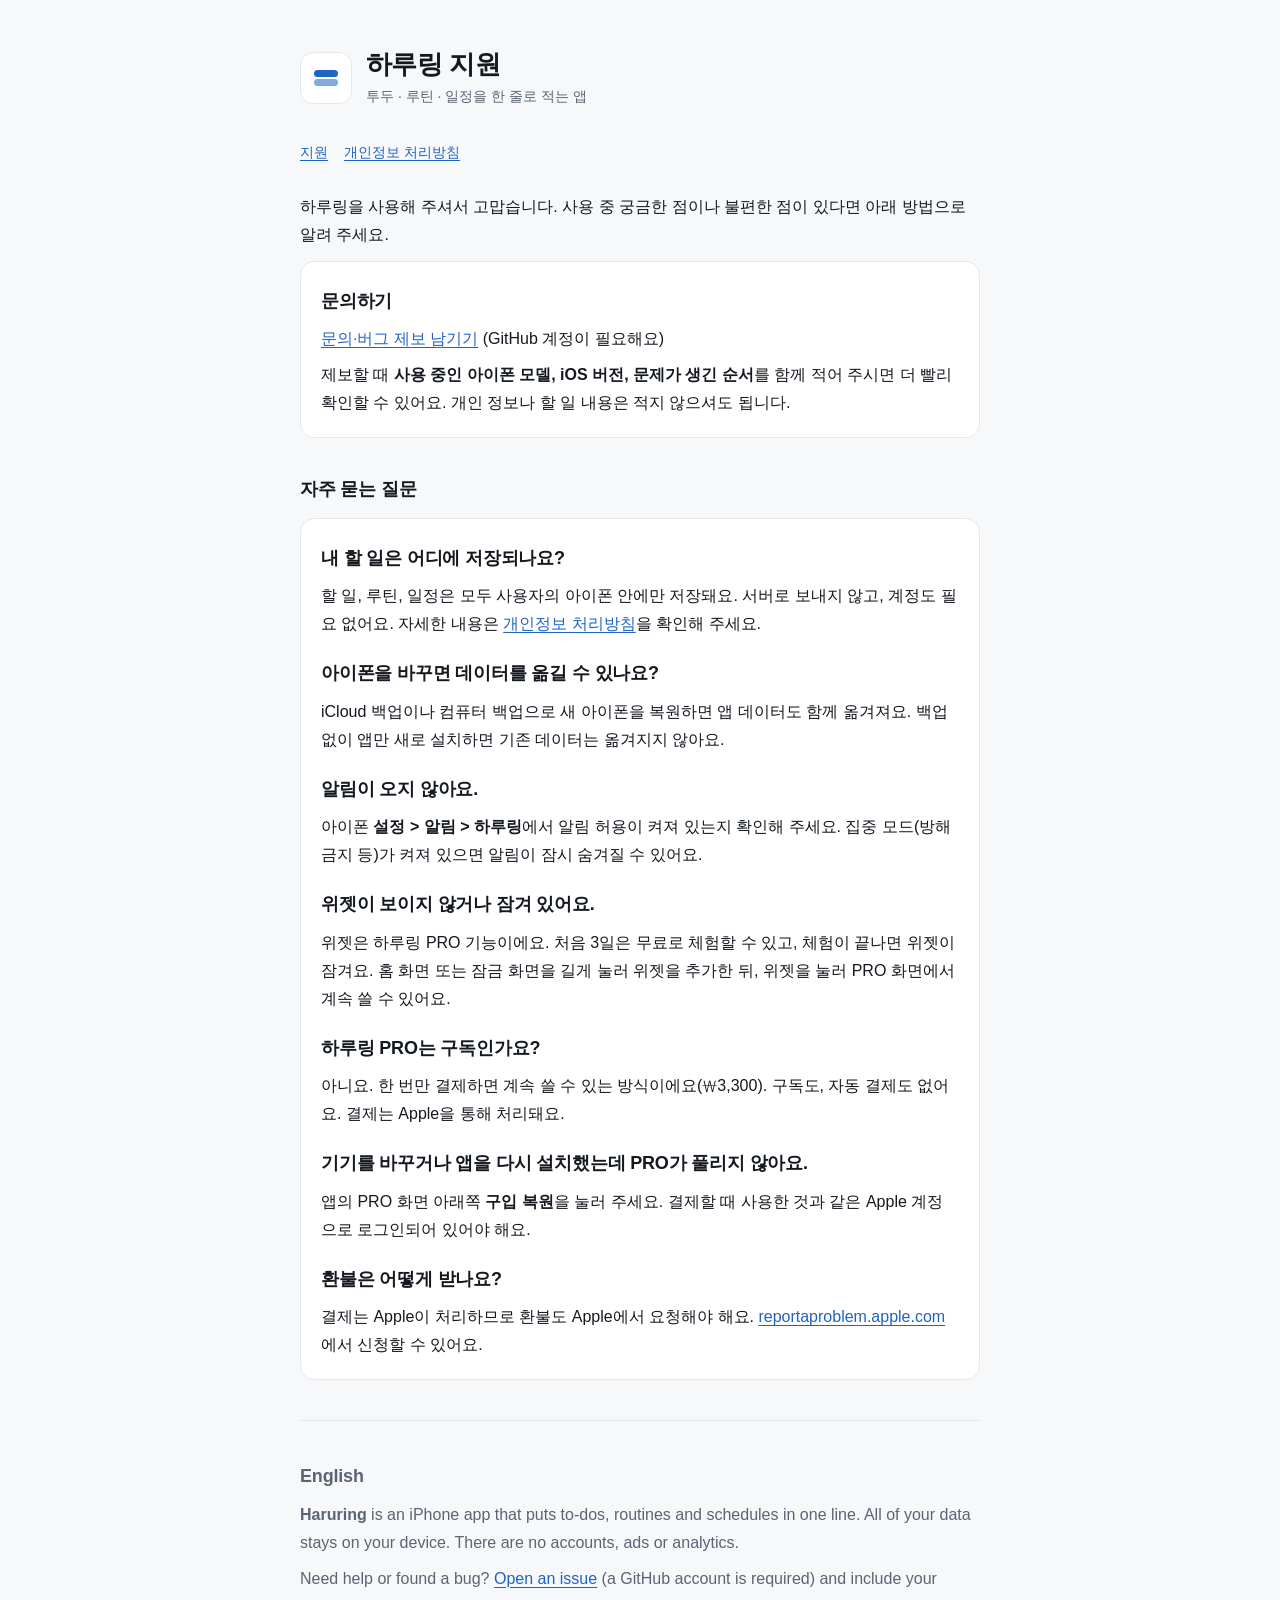
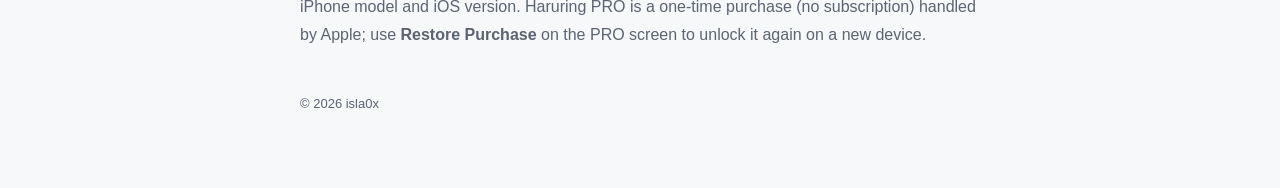
<file: docs/index.html>
<!doctype html>
<html lang="ko">
<head>
<meta charset="utf-8">
<meta name="viewport" content="width=device-width,initial-scale=1">
<title>하루링 지원 · Haruring Support</title>
<meta name="description" content="하루링(투두 · 루틴 · 일정) 앱의 사용법과 문의 방법을 안내합니다.">
<link rel="stylesheet" href="style.css">
</head>
<body>
<div class="wrap">
  <header>
    <div class="mark" aria-hidden="true"><div><i></i><i></i></div></div>
    <div>
      <h1>하루링 지원</h1>
      <p class="sub">투두 · 루틴 · 일정을 한 줄로 적는 앱</p>
    </div>
  </header>
  <nav><a href="./">지원</a><a href="privacy.html">개인정보 처리방침</a></nav>

  <p>하루링을 사용해 주셔서 고맙습니다. 사용 중 궁금한 점이나 불편한 점이 있다면 아래 방법으로 알려 주세요.</p>

  <div class="card">
    <h2>문의하기</h2>
    <p><a href="https://github.com/isla0x/clean-todo/issues/new">문의·버그 제보 남기기</a> (GitHub 계정이 필요해요)</p>
    <p>제보할 때 <strong>사용 중인 아이폰 모델, iOS 버전, 문제가 생긴 순서</strong>를 함께 적어 주시면 더 빨리 확인할 수 있어요. 개인 정보나 할 일 내용은 적지 않으셔도 됩니다.</p>
  </div>

  <h2>자주 묻는 질문</h2>

  <div class="card">
    <h2>내 할 일은 어디에 저장되나요?</h2>
    <p>할 일, 루틴, 일정은 모두 사용자의 아이폰 안에만 저장돼요. 서버로 보내지 않고, 계정도 필요 없어요. 자세한 내용은 <a href="privacy.html">개인정보 처리방침</a>을 확인해 주세요.</p>

    <h2>아이폰을 바꾸면 데이터를 옮길 수 있나요?</h2>
    <p>iCloud 백업이나 컴퓨터 백업으로 새 아이폰을 복원하면 앱 데이터도 함께 옮겨져요. 백업 없이 앱만 새로 설치하면 기존 데이터는 옮겨지지 않아요.</p>

    <h2>알림이 오지 않아요.</h2>
    <p>아이폰 <strong>설정 &gt; 알림 &gt; 하루링</strong>에서 알림 허용이 켜져 있는지 확인해 주세요. 집중 모드(방해 금지 등)가 켜져 있으면 알림이 잠시 숨겨질 수 있어요.</p>

    <h2>위젯이 보이지 않거나 잠겨 있어요.</h2>
    <p>위젯은 하루링 PRO 기능이에요. 처음 3일은 무료로 체험할 수 있고, 체험이 끝나면 위젯이 잠겨요. 홈 화면 또는 잠금 화면을 길게 눌러 위젯을 추가한 뒤, 위젯을 눌러 PRO 화면에서 계속 쓸 수 있어요.</p>

    <h2>하루링 PRO는 구독인가요?</h2>
    <p>아니요. 한 번만 결제하면 계속 쓸 수 있는 방식이에요(₩3,300). 구독도, 자동 결제도 없어요. 결제는 Apple을 통해 처리돼요.</p>

    <h2>기기를 바꾸거나 앱을 다시 설치했는데 PRO가 풀리지 않아요.</h2>
    <p>앱의 PRO 화면 아래쪽 <strong>구입 복원</strong>을 눌러 주세요. 결제할 때 사용한 것과 같은 Apple 계정으로 로그인되어 있어야 해요.</p>

    <h2>환불은 어떻게 받나요?</h2>
    <p>결제는 Apple이 처리하므로 환불도 Apple에서 요청해야 해요. <a href="https://reportaproblem.apple.com/">reportaproblem.apple.com</a>에서 신청할 수 있어요.</p>
  </div>

  <hr>
  <section class="en" lang="en">
    <h2>English</h2>
    <p><strong>Haruring</strong> is an iPhone app that puts to-dos, routines and schedules in one line. All of your data stays on your device. There are no accounts, ads or analytics.</p>
    <p>Need help or found a bug? <a href="https://github.com/isla0x/clean-todo/issues/new">Open an issue</a> (a GitHub account is required) and include your iPhone model and iOS version. Haruring PRO is a one-time purchase (no subscription) handled by Apple; use <strong>Restore Purchase</strong> on the PRO screen to unlock it again on a new device.</p>
  </section>

  <footer>© 2026 isla0x</footer>
</div>
</body>
</html>
</file>
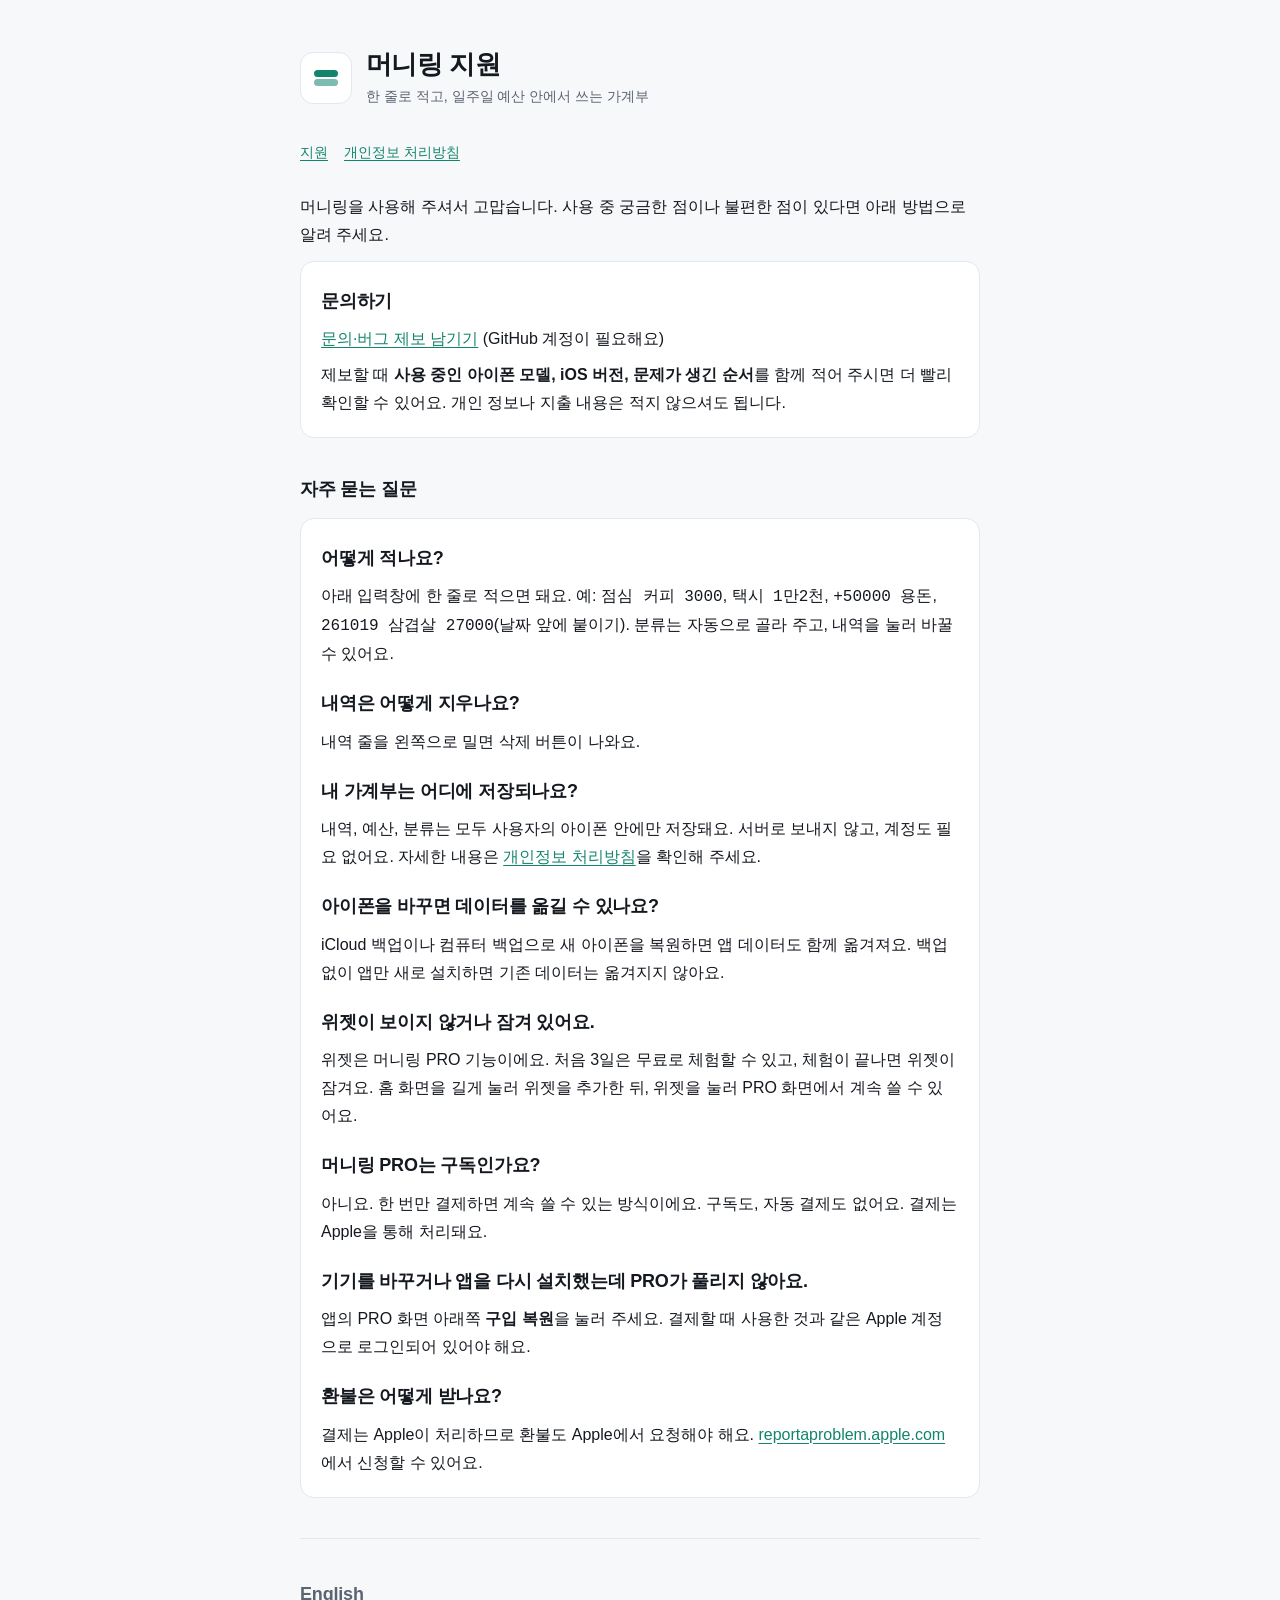
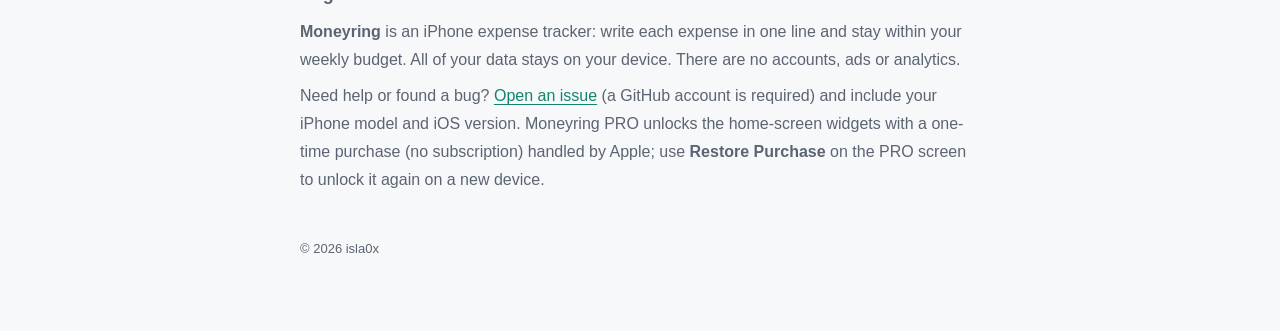
<file: docs/moneyring/index.html>
<!doctype html>
<html lang="ko">
<head>
<meta charset="utf-8">
<meta name="viewport" content="width=device-width,initial-scale=1">
<title>머니링 지원 · Moneyring Support</title>
<meta name="description" content="머니링(한 줄 가계부) 앱의 사용법과 문의 방법을 안내합니다.">
<link rel="stylesheet" href="style.css">
</head>
<body>
<div class="wrap">
  <header>
    <div class="mark" aria-hidden="true"><div><i></i><i></i></div></div>
    <div>
      <h1>머니링 지원</h1>
      <p class="sub">한 줄로 적고, 일주일 예산 안에서 쓰는 가계부</p>
    </div>
  </header>
  <nav><a href="./">지원</a><a href="privacy.html">개인정보 처리방침</a></nav>

  <p>머니링을 사용해 주셔서 고맙습니다. 사용 중 궁금한 점이나 불편한 점이 있다면 아래 방법으로 알려 주세요.</p>

  <div class="card">
    <h2>문의하기</h2>
    <p><a href="https://github.com/isla0x/clean-todo/issues/new">문의·버그 제보 남기기</a> (GitHub 계정이 필요해요)</p>
    <p>제보할 때 <strong>사용 중인 아이폰 모델, iOS 버전, 문제가 생긴 순서</strong>를 함께 적어 주시면 더 빨리 확인할 수 있어요. 개인 정보나 지출 내용은 적지 않으셔도 됩니다.</p>
  </div>

  <h2>자주 묻는 질문</h2>

  <div class="card">
    <h2>어떻게 적나요?</h2>
    <p>아래 입력창에 한 줄로 적으면 돼요. 예: <code>점심 커피 3000</code>, <code>택시 1만2천</code>, <code>+50000 용돈</code>, <code>261019 삼겹살 27000</code>(날짜 앞에 붙이기). 분류는 자동으로 골라 주고, 내역을 눌러 바꿀 수 있어요.</p>

    <h2>내역은 어떻게 지우나요?</h2>
    <p>내역 줄을 왼쪽으로 밀면 삭제 버튼이 나와요.</p>

    <h2>내 가계부는 어디에 저장되나요?</h2>
    <p>내역, 예산, 분류는 모두 사용자의 아이폰 안에만 저장돼요. 서버로 보내지 않고, 계정도 필요 없어요. 자세한 내용은 <a href="privacy.html">개인정보 처리방침</a>을 확인해 주세요.</p>

    <h2>아이폰을 바꾸면 데이터를 옮길 수 있나요?</h2>
    <p>iCloud 백업이나 컴퓨터 백업으로 새 아이폰을 복원하면 앱 데이터도 함께 옮겨져요. 백업 없이 앱만 새로 설치하면 기존 데이터는 옮겨지지 않아요.</p>

    <h2>위젯이 보이지 않거나 잠겨 있어요.</h2>
    <p>위젯은 머니링 PRO 기능이에요. 처음 3일은 무료로 체험할 수 있고, 체험이 끝나면 위젯이 잠겨요. 홈 화면을 길게 눌러 위젯을 추가한 뒤, 위젯을 눌러 PRO 화면에서 계속 쓸 수 있어요.</p>

    <h2>머니링 PRO는 구독인가요?</h2>
    <p>아니요. 한 번만 결제하면 계속 쓸 수 있는 방식이에요. 구독도, 자동 결제도 없어요. 결제는 Apple을 통해 처리돼요.</p>

    <h2>기기를 바꾸거나 앱을 다시 설치했는데 PRO가 풀리지 않아요.</h2>
    <p>앱의 PRO 화면 아래쪽 <strong>구입 복원</strong>을 눌러 주세요. 결제할 때 사용한 것과 같은 Apple 계정으로 로그인되어 있어야 해요.</p>

    <h2>환불은 어떻게 받나요?</h2>
    <p>결제는 Apple이 처리하므로 환불도 Apple에서 요청해야 해요. <a href="https://reportaproblem.apple.com/">reportaproblem.apple.com</a>에서 신청할 수 있어요.</p>
  </div>

  <hr>
  <section class="en" lang="en">
    <h2>English</h2>
    <p><strong>Moneyring</strong> is an iPhone expense tracker: write each expense in one line and stay within your weekly budget. All of your data stays on your device. There are no accounts, ads or analytics.</p>
    <p>Need help or found a bug? <a href="https://github.com/isla0x/clean-todo/issues/new">Open an issue</a> (a GitHub account is required) and include your iPhone model and iOS version. Moneyring PRO unlocks the home-screen widgets with a one-time purchase (no subscription) handled by Apple; use <strong>Restore Purchase</strong> on the PRO screen to unlock it again on a new device.</p>
  </section>

  <footer>© 2026 isla0x</footer>
</div>
</body>
</html>
</file>
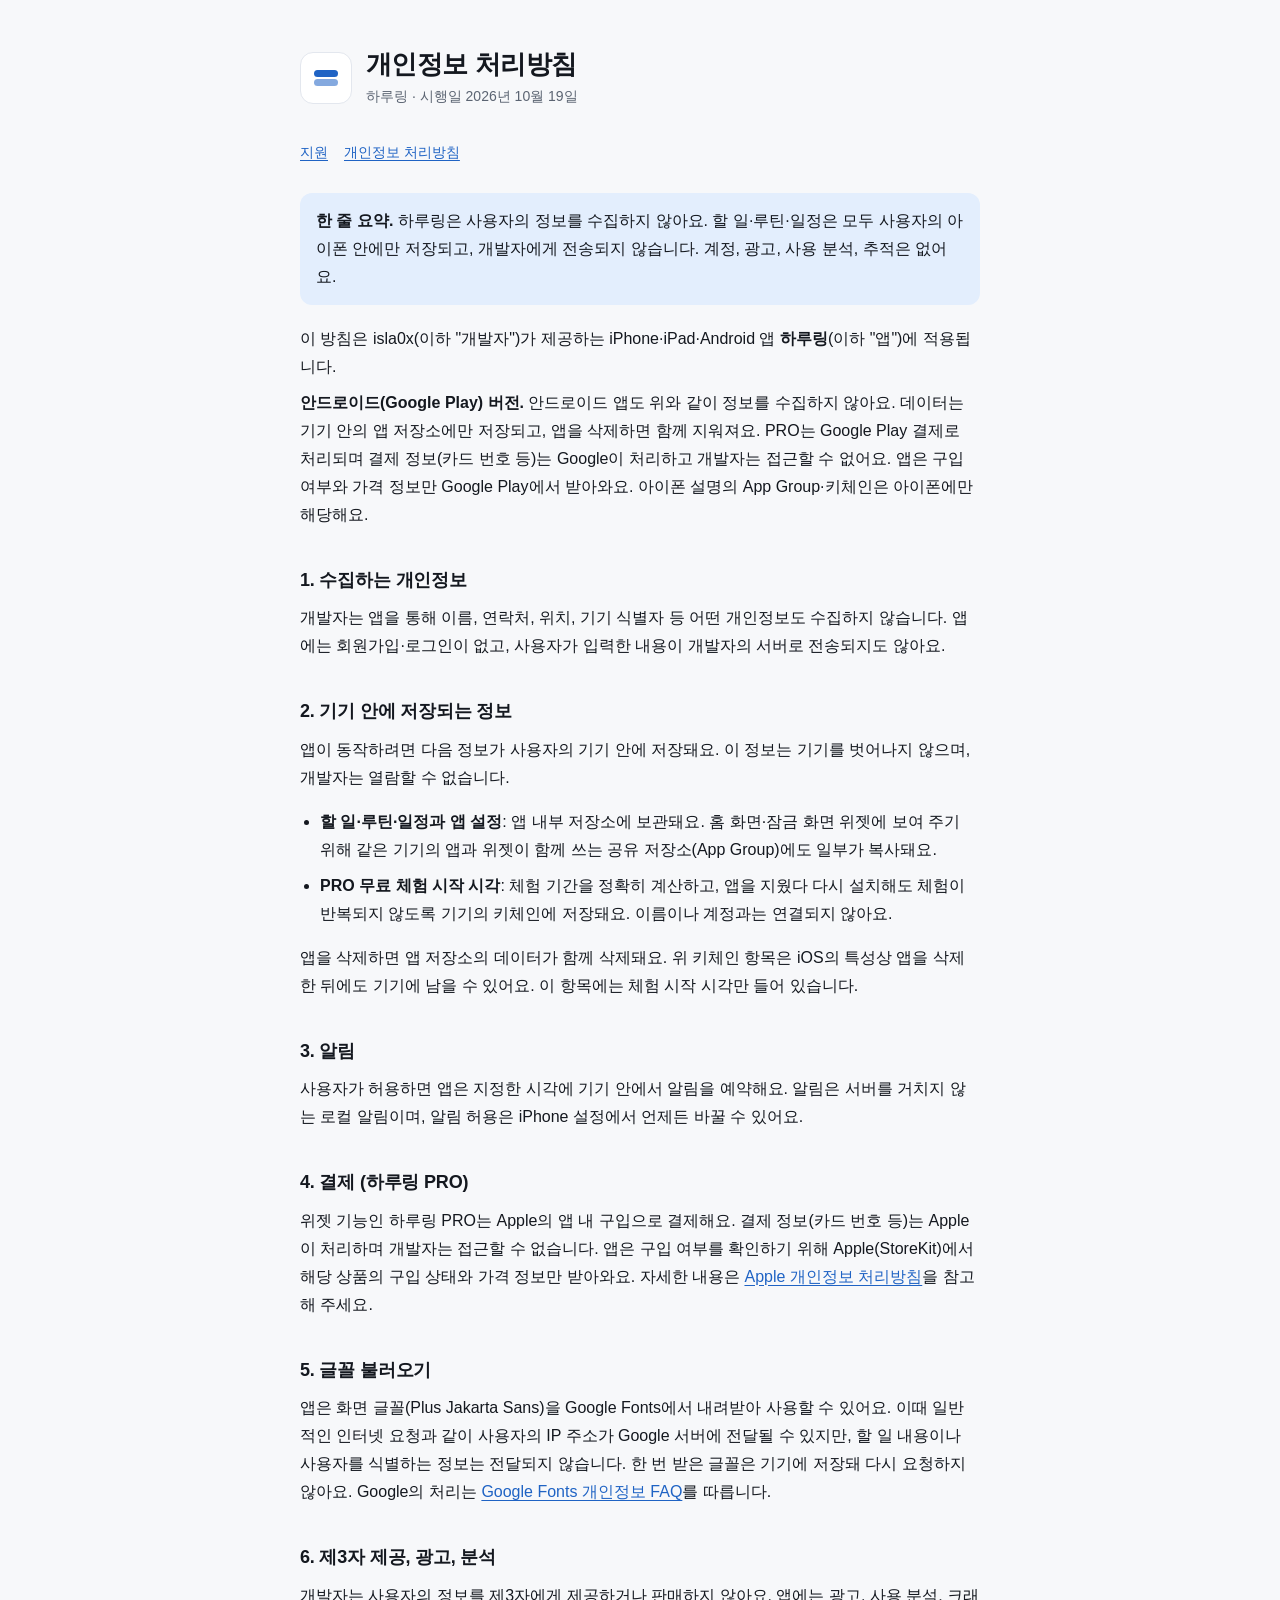
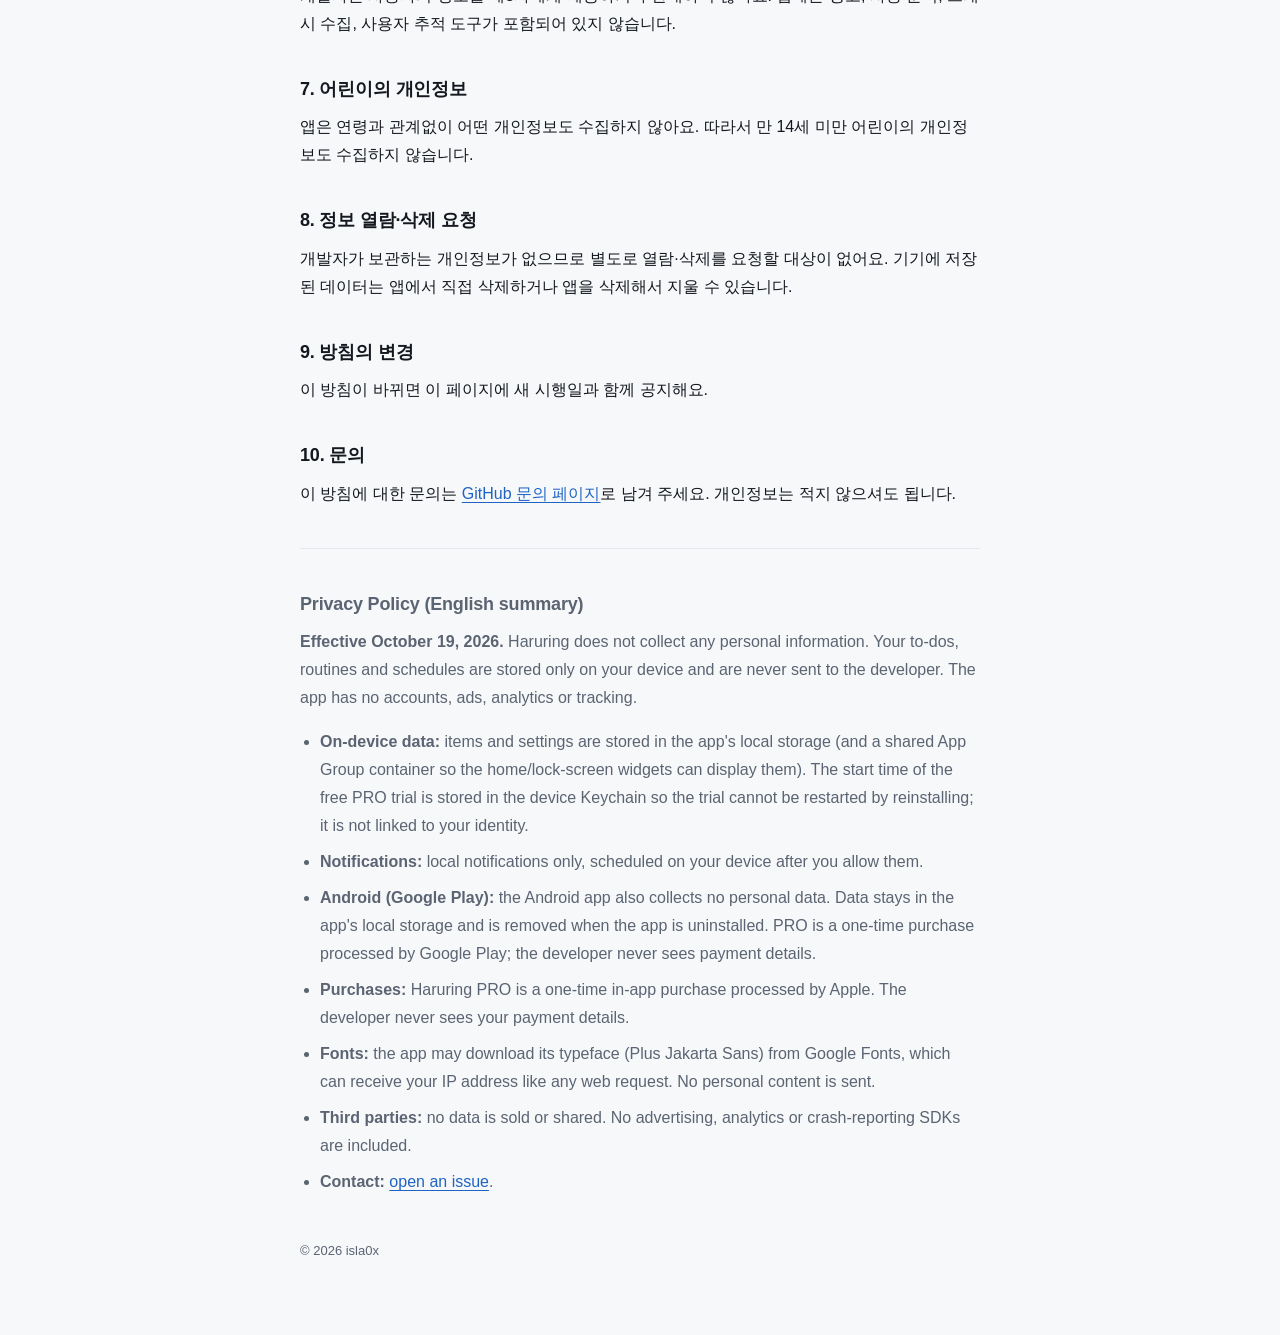
<file: docs/privacy.html>
<!doctype html>
<html lang="ko">
<head>
<meta charset="utf-8">
<meta name="viewport" content="width=device-width,initial-scale=1">
<title>하루링 개인정보 처리방침 · Haruring Privacy Policy</title>
<meta name="description" content="하루링 앱이 어떤 정보를 다루는지 안내하는 개인정보 처리방침입니다.">
<link rel="stylesheet" href="style.css">
</head>
<body>
<div class="wrap">
  <header>
    <div class="mark" aria-hidden="true"><div><i></i><i></i></div></div>
    <div>
      <h1>개인정보 처리방침</h1>
      <p class="sub">하루링 · 시행일 2026년 10월 19일</p>
    </div>
  </header>
  <nav><a href="./">지원</a><a href="privacy.html">개인정보 처리방침</a></nav>

  <div class="note">
    <strong>한 줄 요약.</strong> 하루링은 사용자의 정보를 수집하지 않아요. 할 일·루틴·일정은 모두 사용자의 아이폰 안에만 저장되고, 개발자에게 전송되지 않습니다. 계정, 광고, 사용 분석, 추적은 없어요.
  </div>

  <p>이 방침은 isla0x(이하 "개발자")가 제공하는 iPhone·iPad·Android 앱 <strong>하루링</strong>(이하 "앱")에 적용됩니다.</p>
  <p><strong>안드로이드(Google Play) 버전.</strong> 안드로이드 앱도 위와 같이 정보를 수집하지 않아요. 데이터는 기기 안의 앱 저장소에만 저장되고, 앱을 삭제하면 함께 지워져요. PRO는 Google Play 결제로 처리되며 결제 정보(카드 번호 등)는 Google이 처리하고 개발자는 접근할 수 없어요. 앱은 구입 여부와 가격 정보만 Google Play에서 받아와요. 아이폰 설명의 App Group·키체인은 아이폰에만 해당해요.</p>

  <h2>1. 수집하는 개인정보</h2>
  <p>개발자는 앱을 통해 이름, 연락처, 위치, 기기 식별자 등 어떤 개인정보도 수집하지 않습니다. 앱에는 회원가입·로그인이 없고, 사용자가 입력한 내용이 개발자의 서버로 전송되지도 않아요.</p>

  <h2>2. 기기 안에 저장되는 정보</h2>
  <p>앱이 동작하려면 다음 정보가 사용자의 기기 안에 저장돼요. 이 정보는 기기를 벗어나지 않으며, 개발자는 열람할 수 없습니다.</p>
  <ul>
    <li><strong>할 일·루틴·일정과 앱 설정</strong>: 앱 내부 저장소에 보관돼요. 홈 화면·잠금 화면 위젯에 보여 주기 위해 같은 기기의 앱과 위젯이 함께 쓰는 공유 저장소(App Group)에도 일부가 복사돼요.</li>
    <li><strong>PRO 무료 체험 시작 시각</strong>: 체험 기간을 정확히 계산하고, 앱을 지웠다 다시 설치해도 체험이 반복되지 않도록 기기의 키체인에 저장돼요. 이름이나 계정과는 연결되지 않아요.</li>
  </ul>
  <p>앱을 삭제하면 앱 저장소의 데이터가 함께 삭제돼요. 위 키체인 항목은 iOS의 특성상 앱을 삭제한 뒤에도 기기에 남을 수 있어요. 이 항목에는 체험 시작 시각만 들어 있습니다.</p>

  <h2>3. 알림</h2>
  <p>사용자가 허용하면 앱은 지정한 시각에 기기 안에서 알림을 예약해요. 알림은 서버를 거치지 않는 로컬 알림이며, 알림 허용은 iPhone 설정에서 언제든 바꿀 수 있어요.</p>

  <h2>4. 결제 (하루링 PRO)</h2>
  <p>위젯 기능인 하루링 PRO는 Apple의 앱 내 구입으로 결제해요. 결제 정보(카드 번호 등)는 Apple이 처리하며 개발자는 접근할 수 없습니다. 앱은 구입 여부를 확인하기 위해 Apple(StoreKit)에서 해당 상품의 구입 상태와 가격 정보만 받아와요. 자세한 내용은 <a href="https://www.apple.com/legal/privacy/kr/">Apple 개인정보 처리방침</a>을 참고해 주세요.</p>

  <h2>5. 글꼴 불러오기</h2>
  <p>앱은 화면 글꼴(Plus Jakarta Sans)을 Google Fonts에서 내려받아 사용할 수 있어요. 이때 일반적인 인터넷 요청과 같이 사용자의 IP 주소가 Google 서버에 전달될 수 있지만, 할 일 내용이나 사용자를 식별하는 정보는 전달되지 않습니다. 한 번 받은 글꼴은 기기에 저장돼 다시 요청하지 않아요. Google의 처리는 <a href="https://developers.google.com/fonts/faq/privacy">Google Fonts 개인정보 FAQ</a>를 따릅니다.</p>

  <h2>6. 제3자 제공, 광고, 분석</h2>
  <p>개발자는 사용자의 정보를 제3자에게 제공하거나 판매하지 않아요. 앱에는 광고, 사용 분석, 크래시 수집, 사용자 추적 도구가 포함되어 있지 않습니다.</p>

  <h2>7. 어린이의 개인정보</h2>
  <p>앱은 연령과 관계없이 어떤 개인정보도 수집하지 않아요. 따라서 만 14세 미만 어린이의 개인정보도 수집하지 않습니다.</p>

  <h2>8. 정보 열람·삭제 요청</h2>
  <p>개발자가 보관하는 개인정보가 없으므로 별도로 열람·삭제를 요청할 대상이 없어요. 기기에 저장된 데이터는 앱에서 직접 삭제하거나 앱을 삭제해서 지울 수 있습니다.</p>

  <h2>9. 방침의 변경</h2>
  <p>이 방침이 바뀌면 이 페이지에 새 시행일과 함께 공지해요.</p>

  <h2>10. 문의</h2>
  <p>이 방침에 대한 문의는 <a href="https://github.com/isla0x/clean-todo/issues/new">GitHub 문의 페이지</a>로 남겨 주세요. 개인정보는 적지 않으셔도 됩니다.</p>

  <hr>
  <section class="en" lang="en">
    <h2>Privacy Policy (English summary)</h2>
    <p><strong>Effective October 19, 2026.</strong> Haruring does not collect any personal information. Your to-dos, routines and schedules are stored only on your device and are never sent to the developer. The app has no accounts, ads, analytics or tracking.</p>
    <ul>
      <li><strong>On-device data:</strong> items and settings are stored in the app's local storage (and a shared App Group container so the home/lock-screen widgets can display them). The start time of the free PRO trial is stored in the device Keychain so the trial cannot be restarted by reinstalling; it is not linked to your identity.</li>
      <li><strong>Notifications:</strong> local notifications only, scheduled on your device after you allow them.</li>
      <li><strong>Android (Google Play):</strong> the Android app also collects no personal data. Data stays in the app's local storage and is removed when the app is uninstalled. PRO is a one-time purchase processed by Google Play; the developer never sees payment details.</li>
      <li><strong>Purchases:</strong> Haruring PRO is a one-time in-app purchase processed by Apple. The developer never sees your payment details.</li>
      <li><strong>Fonts:</strong> the app may download its typeface (Plus Jakarta Sans) from Google Fonts, which can receive your IP address like any web request. No personal content is sent.</li>
      <li><strong>Third parties:</strong> no data is sold or shared. No advertising, analytics or crash-reporting SDKs are included.</li>
      <li><strong>Contact:</strong> <a href="https://github.com/isla0x/clean-todo/issues/new">open an issue</a>.</li>
    </ul>
  </section>

  <footer>© 2026 isla0x</footer>
</div>
</body>
</html>
</file>
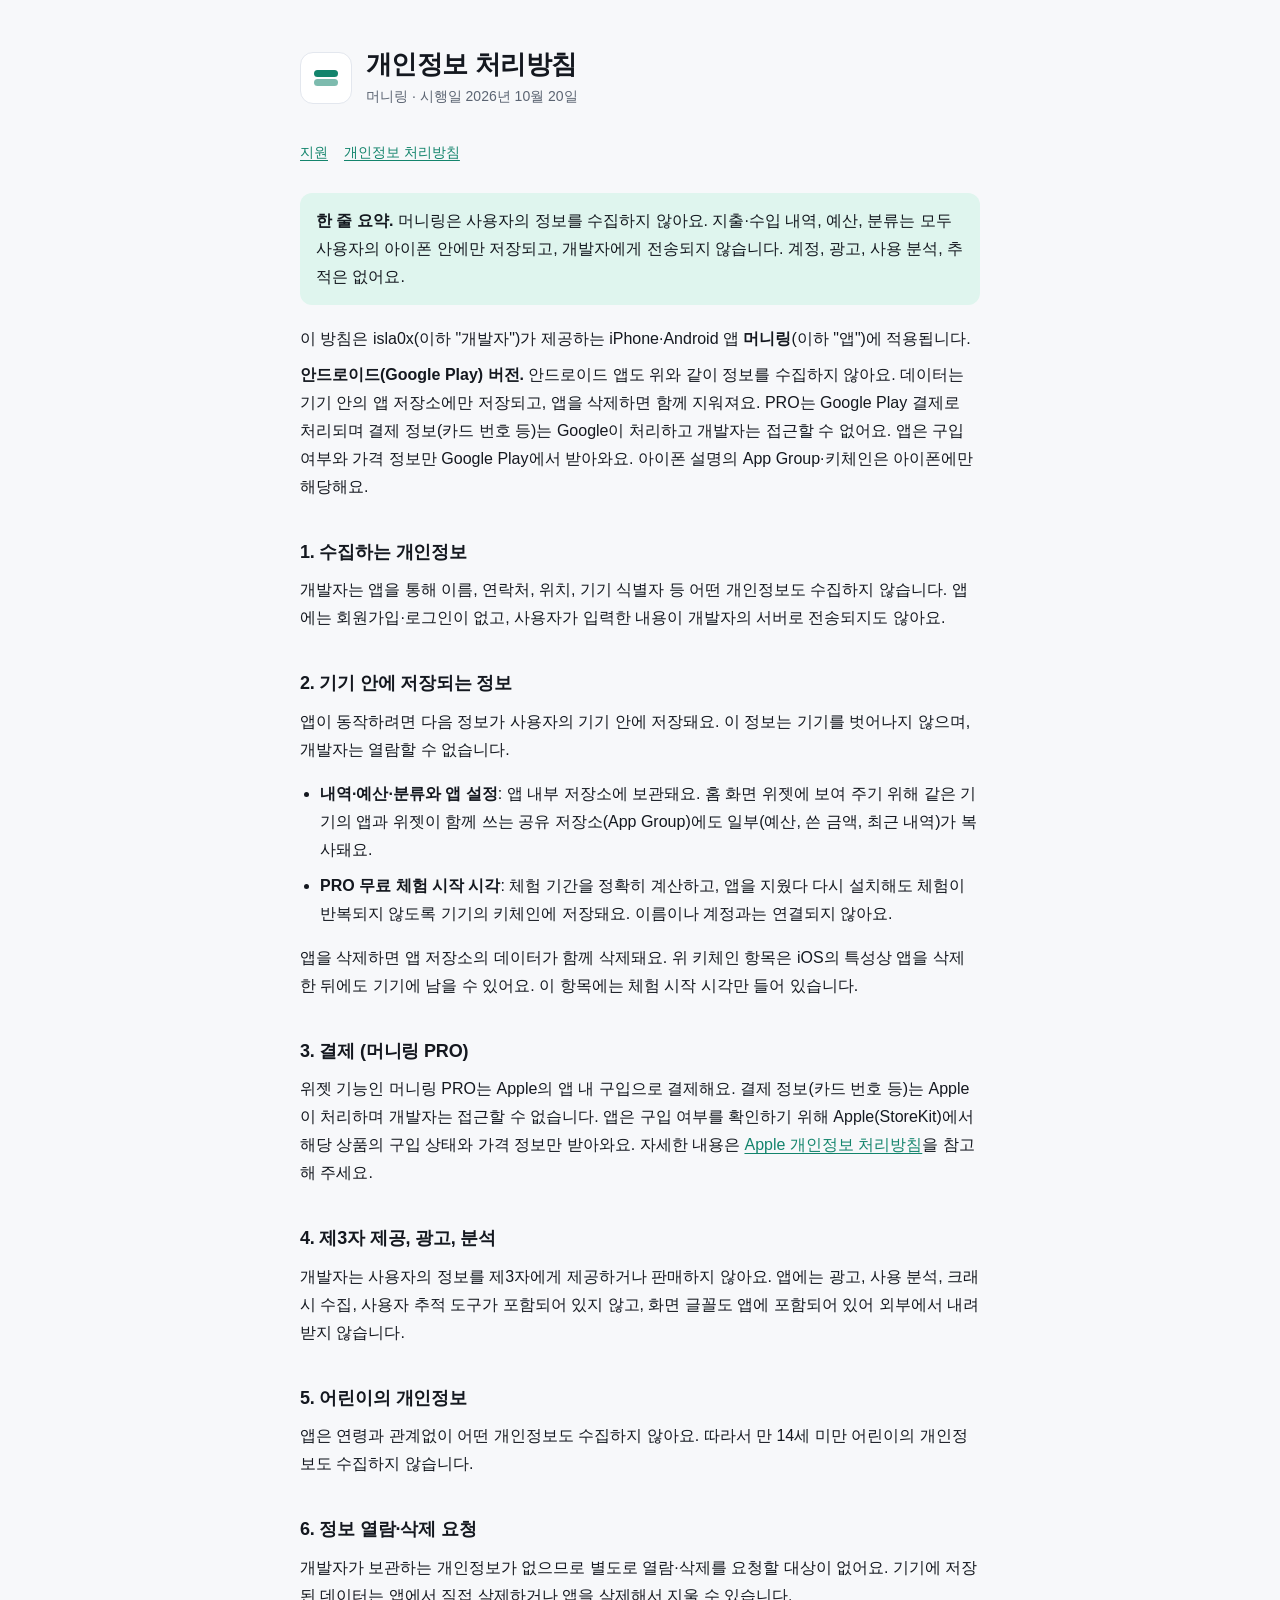
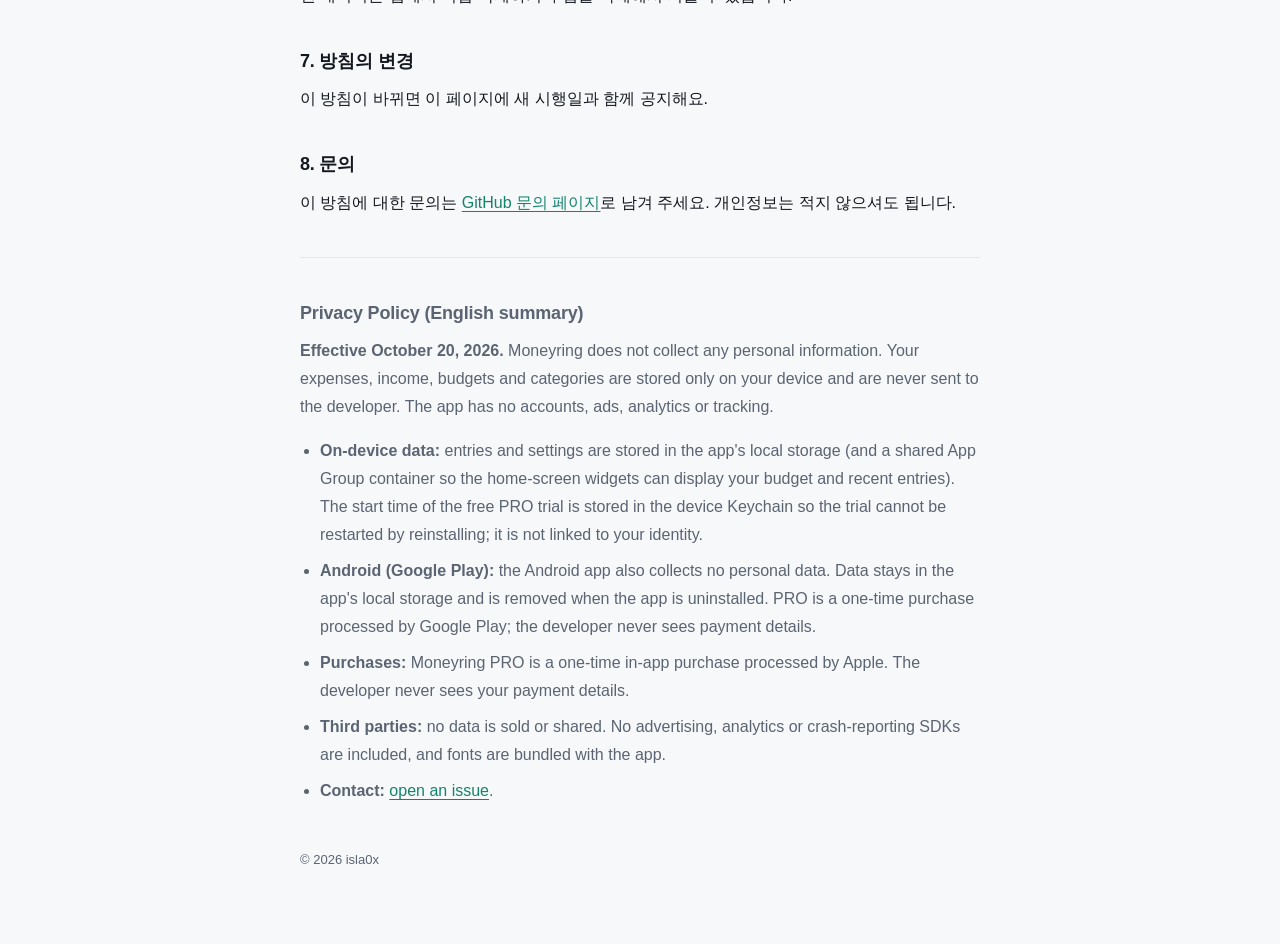
<file: docs/moneyring/privacy.html>
<!doctype html>
<html lang="ko">
<head>
<meta charset="utf-8">
<meta name="viewport" content="width=device-width,initial-scale=1">
<title>머니링 개인정보 처리방침 · Moneyring Privacy Policy</title>
<meta name="description" content="머니링 앱이 어떤 정보를 다루는지 안내하는 개인정보 처리방침입니다.">
<link rel="stylesheet" href="style.css">
</head>
<body>
<div class="wrap">
  <header>
    <div class="mark" aria-hidden="true"><div><i></i><i></i></div></div>
    <div>
      <h1>개인정보 처리방침</h1>
      <p class="sub">머니링 · 시행일 2026년 10월 20일</p>
    </div>
  </header>
  <nav><a href="./">지원</a><a href="privacy.html">개인정보 처리방침</a></nav>

  <div class="note">
    <strong>한 줄 요약.</strong> 머니링은 사용자의 정보를 수집하지 않아요. 지출·수입 내역, 예산, 분류는 모두 사용자의 아이폰 안에만 저장되고, 개발자에게 전송되지 않습니다. 계정, 광고, 사용 분석, 추적은 없어요.
  </div>

  <p>이 방침은 isla0x(이하 "개발자")가 제공하는 iPhone·Android 앱 <strong>머니링</strong>(이하 "앱")에 적용됩니다.</p>
  <p><strong>안드로이드(Google Play) 버전.</strong> 안드로이드 앱도 위와 같이 정보를 수집하지 않아요. 데이터는 기기 안의 앱 저장소에만 저장되고, 앱을 삭제하면 함께 지워져요. PRO는 Google Play 결제로 처리되며 결제 정보(카드 번호 등)는 Google이 처리하고 개발자는 접근할 수 없어요. 앱은 구입 여부와 가격 정보만 Google Play에서 받아와요. 아이폰 설명의 App Group·키체인은 아이폰에만 해당해요.</p>

  <h2>1. 수집하는 개인정보</h2>
  <p>개발자는 앱을 통해 이름, 연락처, 위치, 기기 식별자 등 어떤 개인정보도 수집하지 않습니다. 앱에는 회원가입·로그인이 없고, 사용자가 입력한 내용이 개발자의 서버로 전송되지도 않아요.</p>

  <h2>2. 기기 안에 저장되는 정보</h2>
  <p>앱이 동작하려면 다음 정보가 사용자의 기기 안에 저장돼요. 이 정보는 기기를 벗어나지 않으며, 개발자는 열람할 수 없습니다.</p>
  <ul>
    <li><strong>내역·예산·분류와 앱 설정</strong>: 앱 내부 저장소에 보관돼요. 홈 화면 위젯에 보여 주기 위해 같은 기기의 앱과 위젯이 함께 쓰는 공유 저장소(App Group)에도 일부(예산, 쓴 금액, 최근 내역)가 복사돼요.</li>
    <li><strong>PRO 무료 체험 시작 시각</strong>: 체험 기간을 정확히 계산하고, 앱을 지웠다 다시 설치해도 체험이 반복되지 않도록 기기의 키체인에 저장돼요. 이름이나 계정과는 연결되지 않아요.</li>
  </ul>
  <p>앱을 삭제하면 앱 저장소의 데이터가 함께 삭제돼요. 위 키체인 항목은 iOS의 특성상 앱을 삭제한 뒤에도 기기에 남을 수 있어요. 이 항목에는 체험 시작 시각만 들어 있습니다.</p>

  <h2>3. 결제 (머니링 PRO)</h2>
  <p>위젯 기능인 머니링 PRO는 Apple의 앱 내 구입으로 결제해요. 결제 정보(카드 번호 등)는 Apple이 처리하며 개발자는 접근할 수 없습니다. 앱은 구입 여부를 확인하기 위해 Apple(StoreKit)에서 해당 상품의 구입 상태와 가격 정보만 받아와요. 자세한 내용은 <a href="https://www.apple.com/legal/privacy/kr/">Apple 개인정보 처리방침</a>을 참고해 주세요.</p>

  <h2>4. 제3자 제공, 광고, 분석</h2>
  <p>개발자는 사용자의 정보를 제3자에게 제공하거나 판매하지 않아요. 앱에는 광고, 사용 분석, 크래시 수집, 사용자 추적 도구가 포함되어 있지 않고, 화면 글꼴도 앱에 포함되어 있어 외부에서 내려받지 않습니다.</p>

  <h2>5. 어린이의 개인정보</h2>
  <p>앱은 연령과 관계없이 어떤 개인정보도 수집하지 않아요. 따라서 만 14세 미만 어린이의 개인정보도 수집하지 않습니다.</p>

  <h2>6. 정보 열람·삭제 요청</h2>
  <p>개발자가 보관하는 개인정보가 없으므로 별도로 열람·삭제를 요청할 대상이 없어요. 기기에 저장된 데이터는 앱에서 직접 삭제하거나 앱을 삭제해서 지울 수 있습니다.</p>

  <h2>7. 방침의 변경</h2>
  <p>이 방침이 바뀌면 이 페이지에 새 시행일과 함께 공지해요.</p>

  <h2>8. 문의</h2>
  <p>이 방침에 대한 문의는 <a href="https://github.com/isla0x/clean-todo/issues/new">GitHub 문의 페이지</a>로 남겨 주세요. 개인정보는 적지 않으셔도 됩니다.</p>

  <hr>
  <section class="en" lang="en">
    <h2>Privacy Policy (English summary)</h2>
    <p><strong>Effective October 20, 2026.</strong> Moneyring does not collect any personal information. Your expenses, income, budgets and categories are stored only on your device and are never sent to the developer. The app has no accounts, ads, analytics or tracking.</p>
    <ul>
      <li><strong>On-device data:</strong> entries and settings are stored in the app's local storage (and a shared App Group container so the home-screen widgets can display your budget and recent entries). The start time of the free PRO trial is stored in the device Keychain so the trial cannot be restarted by reinstalling; it is not linked to your identity.</li>
      <li><strong>Android (Google Play):</strong> the Android app also collects no personal data. Data stays in the app's local storage and is removed when the app is uninstalled. PRO is a one-time purchase processed by Google Play; the developer never sees payment details.</li>
      <li><strong>Purchases:</strong> Moneyring PRO is a one-time in-app purchase processed by Apple. The developer never sees your payment details.</li>
      <li><strong>Third parties:</strong> no data is sold or shared. No advertising, analytics or crash-reporting SDKs are included, and fonts are bundled with the app.</li>
      <li><strong>Contact:</strong> <a href="https://github.com/isla0x/clean-todo/issues/new">open an issue</a>.</li>
    </ul>
  </section>

  <footer>© 2026 isla0x</footer>
</div>
</body>
</html>
</file>
<file: docs/style.css>
:root{
  --bg:#f7f8fa; --card:#ffffff; --fg:#14181f; --muted:#5b6472; --line:#e3e7ee;
  --accent:#1f63c4; --accent-soft:#e3eefd;
}
@media (prefers-color-scheme: dark){
  :root{ --bg:#0f1218; --card:#171b23; --fg:#eef1f6; --muted:#9aa4b4; --line:#272d38; --accent:#8cbbfa; --accent-soft:#1b2b45; }
}
*{box-sizing:border-box}
html{-webkit-text-size-adjust:100%}
body{
  margin:0; background:var(--bg); color:var(--fg);
  font:16px/1.75 -apple-system,BlinkMacSystemFont,"Apple SD Gothic Neo","Pretendard","Noto Sans KR","Segoe UI",sans-serif;
}
.wrap{max-width:720px; margin:0 auto; padding:48px 20px 72px}
header{display:flex; align-items:center; gap:14px; margin-bottom:32px}
.mark{width:52px; height:52px; border-radius:13px; background:var(--card); border:1px solid var(--line); display:grid; place-items:center; flex:none}
.mark i{display:block; width:24px; height:7px; border-radius:7px; background:var(--accent); margin:2.5px 0}
.mark i + i{opacity:.55}
h1{font-size:26px; line-height:1.3; margin:0; letter-spacing:-.02em}
.sub{color:var(--muted); font-size:14px; margin:2px 0 0}
h2{font-size:18px; margin:36px 0 8px; letter-spacing:-.01em}
p,li{margin:8px 0}
ul{padding-left:20px}
a{color:var(--accent); text-underline-offset:3px}
.card{background:var(--card); border:1px solid var(--line); border-radius:14px; padding:4px 20px 12px; margin-top:12px}
.card h2{margin-top:20px}
.note{background:var(--accent-soft); border-radius:12px; padding:14px 16px; margin:20px 0}
nav{display:flex; gap:16px; margin:0 0 28px; font-size:14px}
footer{margin-top:44px; color:var(--muted); font-size:13px}
.en{color:var(--muted)}
hr{border:0; border-top:1px solid var(--line); margin:40px 0}
</file>
<file: docs/moneyring/style.css>
:root{
  --bg:#f7f8fa; --card:#ffffff; --fg:#14181f; --muted:#5b6472; --line:#e3e7ee;
  --accent:#13846c; --accent-soft:#dff5ee;
}
@media (prefers-color-scheme: dark){
  :root{ --bg:#0f1218; --card:#171b23; --fg:#eef1f6; --muted:#9aa4b4; --line:#272d38; --accent:#5fd6b8; --accent-soft:#143a31; }
}
*{box-sizing:border-box}
html{-webkit-text-size-adjust:100%}
body{
  margin:0; background:var(--bg); color:var(--fg);
  font:16px/1.75 -apple-system,BlinkMacSystemFont,"Apple SD Gothic Neo","Pretendard","Noto Sans KR","Segoe UI",sans-serif;
}
.wrap{max-width:720px; margin:0 auto; padding:48px 20px 72px}
header{display:flex; align-items:center; gap:14px; margin-bottom:32px}
.mark{width:52px; height:52px; border-radius:13px; background:var(--card); border:1px solid var(--line); display:grid; place-items:center; flex:none}
.mark i{display:block; width:24px; height:7px; border-radius:7px; background:var(--accent); margin:2.5px 0}
.mark i + i{opacity:.55}
h1{font-size:26px; line-height:1.3; margin:0; letter-spacing:-.02em}
.sub{color:var(--muted); font-size:14px; margin:2px 0 0}
h2{font-size:18px; margin:36px 0 8px; letter-spacing:-.01em}
p,li{margin:8px 0}
ul{padding-left:20px}
a{color:var(--accent); text-underline-offset:3px}
.card{background:var(--card); border:1px solid var(--line); border-radius:14px; padding:4px 20px 12px; margin-top:12px}
.card h2{margin-top:20px}
.note{background:var(--accent-soft); border-radius:12px; padding:14px 16px; margin:20px 0}
nav{display:flex; gap:16px; margin:0 0 28px; font-size:14px}
footer{margin-top:44px; color:var(--muted); font-size:13px}
.en{color:var(--muted)}
hr{border:0; border-top:1px solid var(--line); margin:40px 0}
</file>
